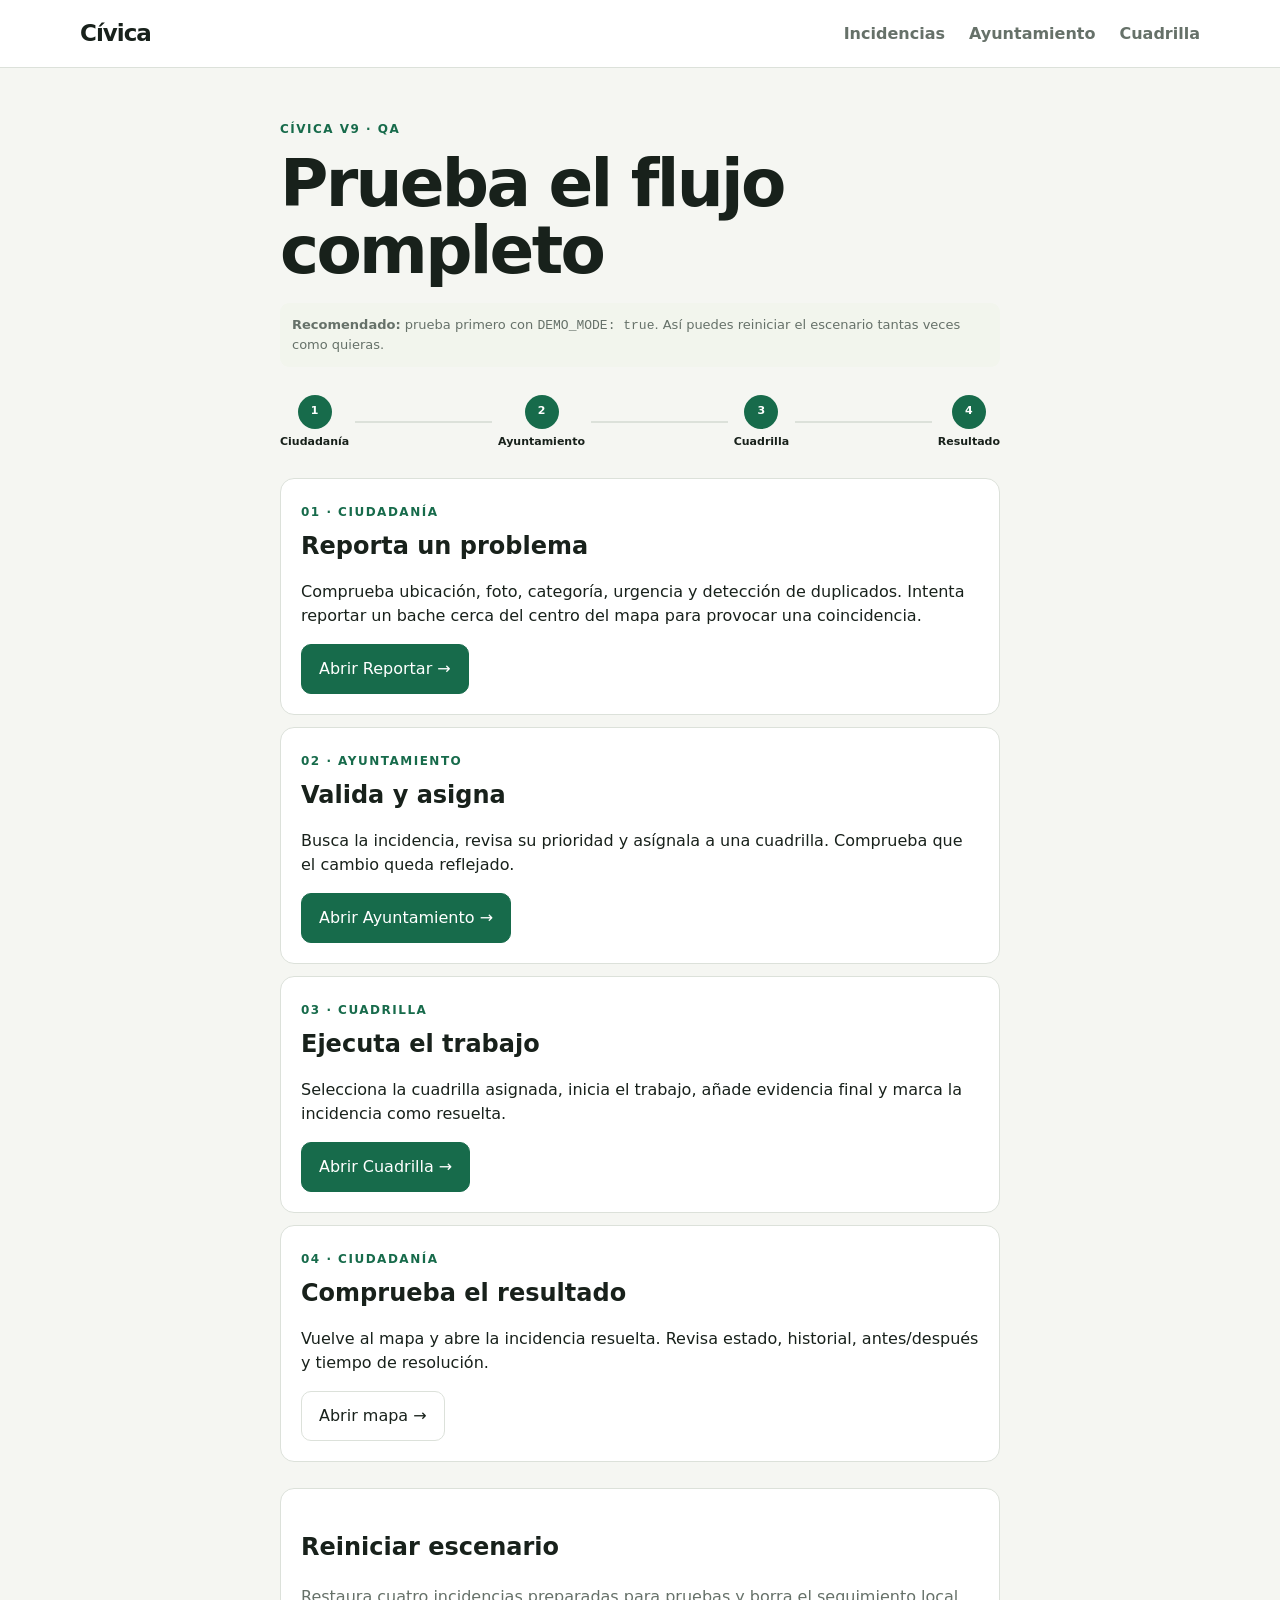
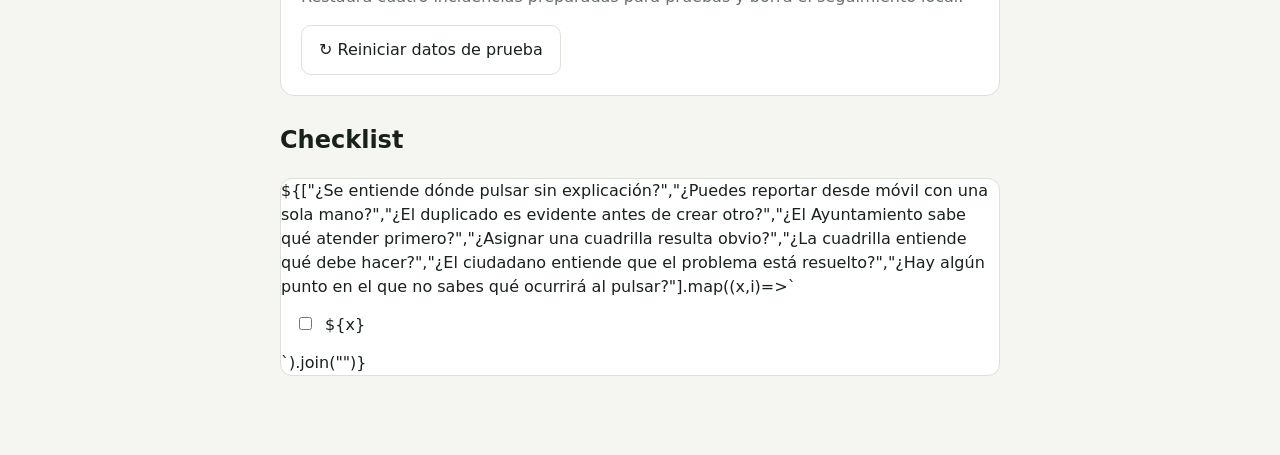
<file: pruebas.html>
<!doctype html><html lang="es"><head><meta charset="utf-8"><meta name="viewport" content="width=device-width,initial-scale=1"><title>Pruebas · Cívica</title><link rel="stylesheet" href="css/app.css"></head><body><header class="topbar"><a class="brand" href="index.html">Cívica</a><nav><a href="mapa.html">Incidencias</a><a href="ayuntamiento/index.html">Ayuntamiento</a><a href="cuadrilla.html">Cuadrilla</a></nav></header><main class="container narrow"><span class="eyebrow">Cívica v9 · QA</span><h1>Prueba el flujo completo</h1><div class="notice"><strong>Recomendado:</strong> prueba primero con <code>DEMO_MODE: true</code>. Así puedes reiniciar el escenario tantas veces como quieras.</div><div class="test-progress"><div><b>1</b><span>Ciudadanía</span></div><i></i><div><b>2</b><span>Ayuntamiento</span></div><i></i><div><b>3</b><span>Cuadrilla</span></div><i></i><div><b>4</b><span>Resultado</span></div></div><section class="test-cases"><article class="panel"><span class="eyebrow">01 · Ciudadanía</span><h2>Reporta un problema</h2><p>Comprueba ubicación, foto, categoría, urgencia y detección de duplicados. Intenta reportar un bache cerca del centro del mapa para provocar una coincidencia.</p><a class="btn primary" href="reportar.html">Abrir Reportar →</a></article><article class="panel"><span class="eyebrow">02 · Ayuntamiento</span><h2>Valida y asigna</h2><p>Busca la incidencia, revisa su prioridad y asígnala a una cuadrilla. Comprueba que el cambio queda reflejado.</p><a class="btn primary" href="ayuntamiento/index.html">Abrir Ayuntamiento →</a></article><article class="panel"><span class="eyebrow">03 · Cuadrilla</span><h2>Ejecuta el trabajo</h2><p>Selecciona la cuadrilla asignada, inicia el trabajo, añade evidencia final y marca la incidencia como resuelta.</p><a class="btn primary" href="cuadrilla.html">Abrir Cuadrilla →</a></article><article class="panel"><span class="eyebrow">04 · Ciudadanía</span><h2>Comprueba el resultado</h2><p>Vuelve al mapa y abre la incidencia resuelta. Revisa estado, historial, antes/después y tiempo de resolución.</p><a class="btn" href="mapa.html">Abrir mapa →</a></article></section><div class="panel danger-zone"><h2>Reiniciar escenario</h2><p class="muted">Restaura cuatro incidencias preparadas para pruebas y borra el seguimiento local.</p><button class="btn" id="reset">↻ Reiniciar datos de prueba</button></div><section><h2>Checklist</h2><div class="checklist">${["¿Se entiende dónde pulsar sin explicación?","¿Puedes reportar desde móvil con una sola mano?","¿El duplicado es evidente antes de crear otro?","¿El Ayuntamiento sabe qué atender primero?","¿Asignar una cuadrilla resulta obvio?","¿La cuadrilla entiende qué debe hacer?","¿El ciudadano entiende que el problema está resuelto?","¿Hay algún punto en el que no sabes qué ocurrirá al pulsar?"].map((x,i)=>`<label><input type="checkbox"> ${x}</label>`).join("")}</div></section></main><script src="js/app.js"></script><script src="js/test-tools.js"></script><script>reset.onclick=()=>TestTools.reset()</script></body></html>
</file>
<file: css/app.css>
:root{--bg:#f5f6f2;--ink:#18211b;--muted:#667169;--line:#dce1da;--card:#fff;--accent:#176b4b;--accent2:#e5f1eb;--danger:#a4382f;--warn:#a36513}*{box-sizing:border-box}body{margin:0;background:var(--bg);color:var(--ink);font:16px/1.5 system-ui,-apple-system,Segoe UI,sans-serif}a{color:inherit;text-decoration:none}.topbar{height:68px;padding:0 max(20px,calc((100% - 1120px)/2));display:flex;align-items:center;justify-content:space-between;background:#fff;border-bottom:1px solid var(--line);position:sticky;top:0;z-index:10}.brand{font-weight:850;font-size:23px;letter-spacing:-1px}.topbar nav{display:flex;gap:24px;align-items:center}.topbar nav a{color:var(--muted);font-weight:650}.topbar nav a.active{color:var(--ink)}.admin-link{border-left:1px solid var(--line);padding-left:24px}.container{max-width:1120px;margin:auto;padding:48px 20px 80px}.narrow{max-width:760px}.hero{padding:52px 0 58px;max-width:800px}.hero h1,h1{font-size:clamp(36px,6vw,66px);line-height:1.02;letter-spacing:-2.7px;margin:10px 0 18px}.hero p{font-size:20px;color:var(--muted);max-width:680px}.eyebrow{text-transform:uppercase;letter-spacing:1.5px;font-size:12px;font-weight:800;color:var(--accent)}.actions{display:flex;gap:12px;margin-top:30px;flex-wrap:wrap}.btn{display:inline-flex;align-items:center;justify-content:center;border:1px solid var(--line);border-radius:10px;padding:12px 17px;background:#fff;color:var(--ink);font-weight:750;cursor:pointer;font:inherit}.btn.primary{background:var(--accent);border-color:var(--accent);color:white}.btn.danger{color:var(--danger)}.wide{width:100%}.stats{display:grid;grid-template-columns:repeat(4,1fr);gap:12px;margin:0 0 52px}.stat{background:var(--card);border:1px solid var(--line);padding:20px;border-radius:14px}.stat strong{display:block;font-size:30px;letter-spacing:-1px}.stat span{color:var(--muted);font-size:13px}.section-head{display:flex;align-items:end;justify-content:space-between;margin-bottom:18px}.section-head h2{margin:4px 0 0;font-size:30px;letter-spacing:-1px}.cards{display:grid;gap:12px}.card,.panel{background:var(--card);border:1px solid var(--line);border-radius:14px;padding:20px}.card{display:grid;grid-template-columns:1fr auto;gap:8px 18px}.card h3{margin:0;font-size:18px}.card p{margin:0;color:var(--muted)}.meta{display:flex;gap:12px;align-items:center;flex-wrap:wrap;color:var(--muted);font-size:13px}.priority{font-weight:850;font-variant-numeric:tabular-nums}.priority.high{color:var(--danger)}.priority.medium{color:var(--warn)}.status{display:inline-block;background:var(--accent2);color:var(--accent);font-size:12px;font-weight:800;padding:5px 8px;border-radius:99px}.form{display:grid;gap:20px;margin-top:28px}.form label{display:grid;gap:7px;font-weight:750}.form input,.form select,.form textarea,.filters select{width:100%;padding:12px;border:1px solid #cbd2cb;border-radius:9px;background:white;color:var(--ink);font:inherit}.grid2{display:grid;grid-template-columns:1fr 1fr;gap:12px}.muted{color:var(--muted)}.back{display:inline-block;margin-bottom:24px;color:var(--muted)}.hidden{display:none!important}.duplicate{margin-top:20px;border:2px solid var(--warn)}.duplicate h2{margin-top:0}.filters{display:grid;grid-template-columns:repeat(3,1fr);gap:10px;margin:18px 0}.detail-title{font-size:38px;letter-spacing:-1.5px}.detail-grid{display:grid;grid-template-columns:1fr 1fr;gap:12px}.photo{max-width:100%;border-radius:10px;margin-top:12px}.reputation{display:flex;align-items:center;gap:24px}.score{font-size:60px;font-weight:900;color:var(--accent)}footer{text-align:center;padding:30px;color:var(--muted);border-top:1px solid var(--line);font-size:13px}@media(max-width:700px){.topbar nav .admin-link{display:none}.topbar nav{gap:14px}.container{padding-top:30px}.hero{padding-top:28px}.stats{grid-template-columns:1fr 1fr}.grid2,.detail-grid,.filters{grid-template-columns:1fr}.card{grid-template-columns:1fr}.hero h1,h1{letter-spacing:-1.7px}}.map{height:320px;border-radius:12px;border:1px solid var(--line);overflow:hidden}.map-large{height:480px;margin:18px 0 32px}.steps{display:grid;grid-template-columns:repeat(4,1fr);gap:6px;margin:20px 0}.steps span{padding:9px 4px;text-align:center;border-bottom:3px solid var(--line);font-size:12px;font-weight:800;color:var(--muted)}.steps .on{border-color:var(--accent);color:var(--accent)}.form-step{display:grid;gap:14px;padding-bottom:22px;border-bottom:1px solid var(--line)}.form-step h2{margin:0}.photo-drop{min-height:120px;border:2px dashed #bdc8bf;border-radius:12px;display:flex!important;align-items:center;justify-content:center;gap:10px;background:#fafbf9;cursor:pointer}.photo-drop input{display:none}.notice{background:#f2f5ed;border-radius:9px;padding:12px;color:var(--muted);font-size:13px}.big{padding:16px}.duplicate-card{display:grid;grid-template-columns:1fr auto;gap:10px;padding:14px 0;border-bottom:1px solid var(--line)}.duplicate-card:last-child{border:0}.duplicate-card h3{margin:0}.duplicate-card p{margin:4px 0}.list-head{margin-top:15px}.leaflet-popup-content a{font-weight:800;color:var(--accent)}@media(max-width:700px){.map-large{height:390px}.steps span{font-size:10px}.form{padding:16px}.form-step{gap:11px}}.timeline-section{margin-top:34px}.timeline{margin-top:18px}.timeline-item{display:grid;grid-template-columns:20px 1fr;gap:10px;position:relative;padding-bottom:22px}.timeline-item:before{content:"";position:absolute;left:6px;top:13px;bottom:-2px;width:2px;background:var(--line)}.timeline-item:last-child:before{display:none}.timeline-item i{width:14px;height:14px;border-radius:50%;background:var(--accent);margin-top:4px;z-index:1}.timeline-item p{margin:2px 0;color:var(--muted);font-size:13px}.profile-grid{display:grid;grid-template-columns:2fr 1fr;gap:12px}.mini-stats{display:flex;gap:30px;margin-top:20px}.mini-stats strong{display:block;font-size:32px}.mini-stats span{font-size:12px;color:var(--muted)}.activity-head{margin-top:38px}@media(max-width:700px){.profile-grid{grid-template-columns:1fr}}.duplicate-thumb{width:90px;height:68px;object-fit:cover;border-radius:8px;float:left;margin:0 12px 8px 0}button:disabled{opacity:.55;cursor:wait}
.title-status{display:flex;align-items:center;gap:14px;flex-wrap:wrap}.resolved-badge{background:#e3f4e8;color:#23633a;border-radius:999px;padding:7px 11px;font-size:12px;font-weight:900}.result-section{margin-top:34px}.before-after{display:grid;grid-template-columns:1fr 1fr;gap:12px}.before-after figure{margin:0}.before-after img,.no-photo{width:100%;height:260px;object-fit:cover;border-radius:12px}.no-photo{display:grid;place-items:center;background:#eef1ed;color:var(--muted)}.before-after figcaption{text-align:center;font-size:11px;font-weight:900;letter-spacing:.08em;margin-top:7px}.resolution-summary{display:flex;gap:18px;flex-wrap:wrap;background:#f0f7f1;padding:14px;border-radius:10px;margin-top:12px}.resolution-summary span{color:var(--muted);font-size:13px}@media(max-width:600px){.before-after{grid-template-columns:1fr}.before-after img,.no-photo{height:220px}}.lead{font-size:17px;color:var(--muted);max-width:650px}.form-feedback{padding:10px 12px;background:#f4f6f2;border-radius:8px;color:var(--muted);font-size:13px}.test-progress{display:flex;align-items:center;justify-content:space-between;margin:28px 0}.test-progress div{display:grid;place-items:center;gap:5px;font-size:11px;font-weight:800}.test-progress b{display:grid;place-items:center;width:34px;height:34px;border-radius:50%;background:var(--accent);color:white}.test-progress i{height:2px;flex:1;background:var(--line);margin:0 6px}.test-cases{display:grid;gap:12px}.test-cases .panel h2{margin:5px 0}.danger-zone{margin:26px 0}.checklist{display:grid;gap:0;background:white;border:1px solid var(--line);border-radius:12px;overflow:hidden}.checklist label{padding:14px;border-bottom:1px solid var(--line);cursor:pointer}.checklist label:last-child{border:0}.checklist input{width:auto;margin-right:8px}@media(max-width:600px){.test-progress span{display:none}.test-progress b{width:30px;height:30px}}.admin-resolution-tools{margin-top:22px}.admin-tool-grid{display:grid;grid-template-columns:1fr 1fr;gap:18px}.admin-tool-grid label{display:grid;gap:6px}.admin-tool-grid select,.admin-tool-grid input{width:100%;padding:11px;border:1px solid var(--line);border-radius:8px;background:white;margin-bottom:8px}.btn{min-height:42px}.btn:focus-visible,a:focus-visible,input:focus-visible,textarea:focus-visible,select:focus-visible{outline:3px solid #222;outline-offset:2px}.status::before{content:"●";font-size:8px;margin-right:5px}.status{white-space:nowrap}@media(max-width:650px){.admin-tool-grid{grid-template-columns:1fr}.topbar{padding-left:14px;padding-right:14px}.btn.big{min-height:52px;font-size:16px}}.resolution-review{margin-top:18px;padding:18px;border:1px solid var(--line);border-radius:12px;background:#fff}.resolution-review h3{margin-top:0}
</file>
